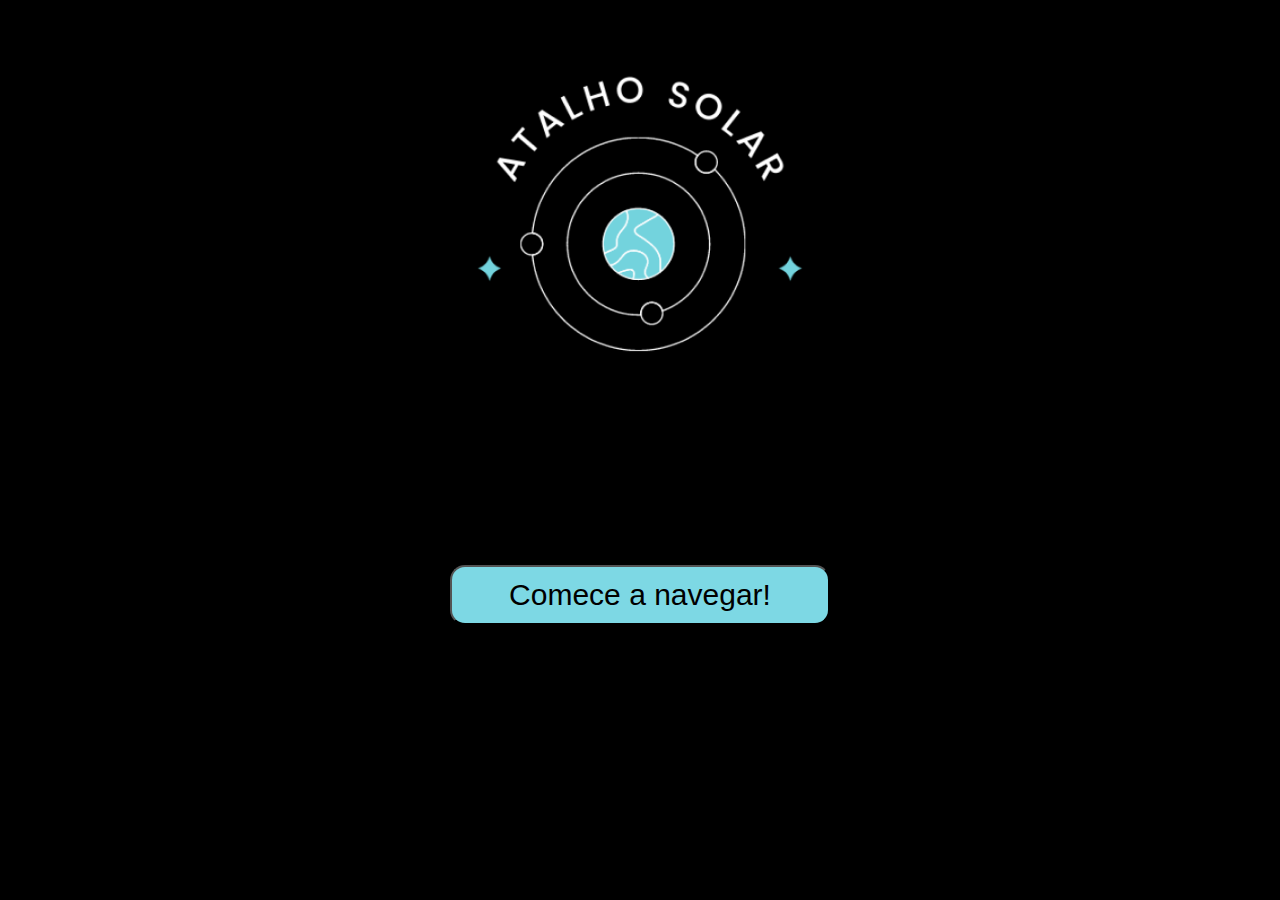
<file: index.html>
<!DOCTYPE html>
<html lang="pt-br">
<head>
    <meta charset="UTF-8">
    <meta http-equiv="X-UA-Compatible" content="IE=edge">
    <meta name="viewport" content="width=device-width, initial-scale=1.0">
    <link rel="stylesheet" href="/styles.css">
    <title>Atalho Solar</title>
</head>
<body>
    <main>
        <div class="logo">
            <img class="logo-img" src="/assets/logos/atalho_solar.png" alt="logo-atalho-solar">
        </div>
        <div class="button">
            <button id="index-button">Comece a navegar!</button>
        </div>
    </main>
    <script src="/script.js"></script>
</body>
</html>
</file>
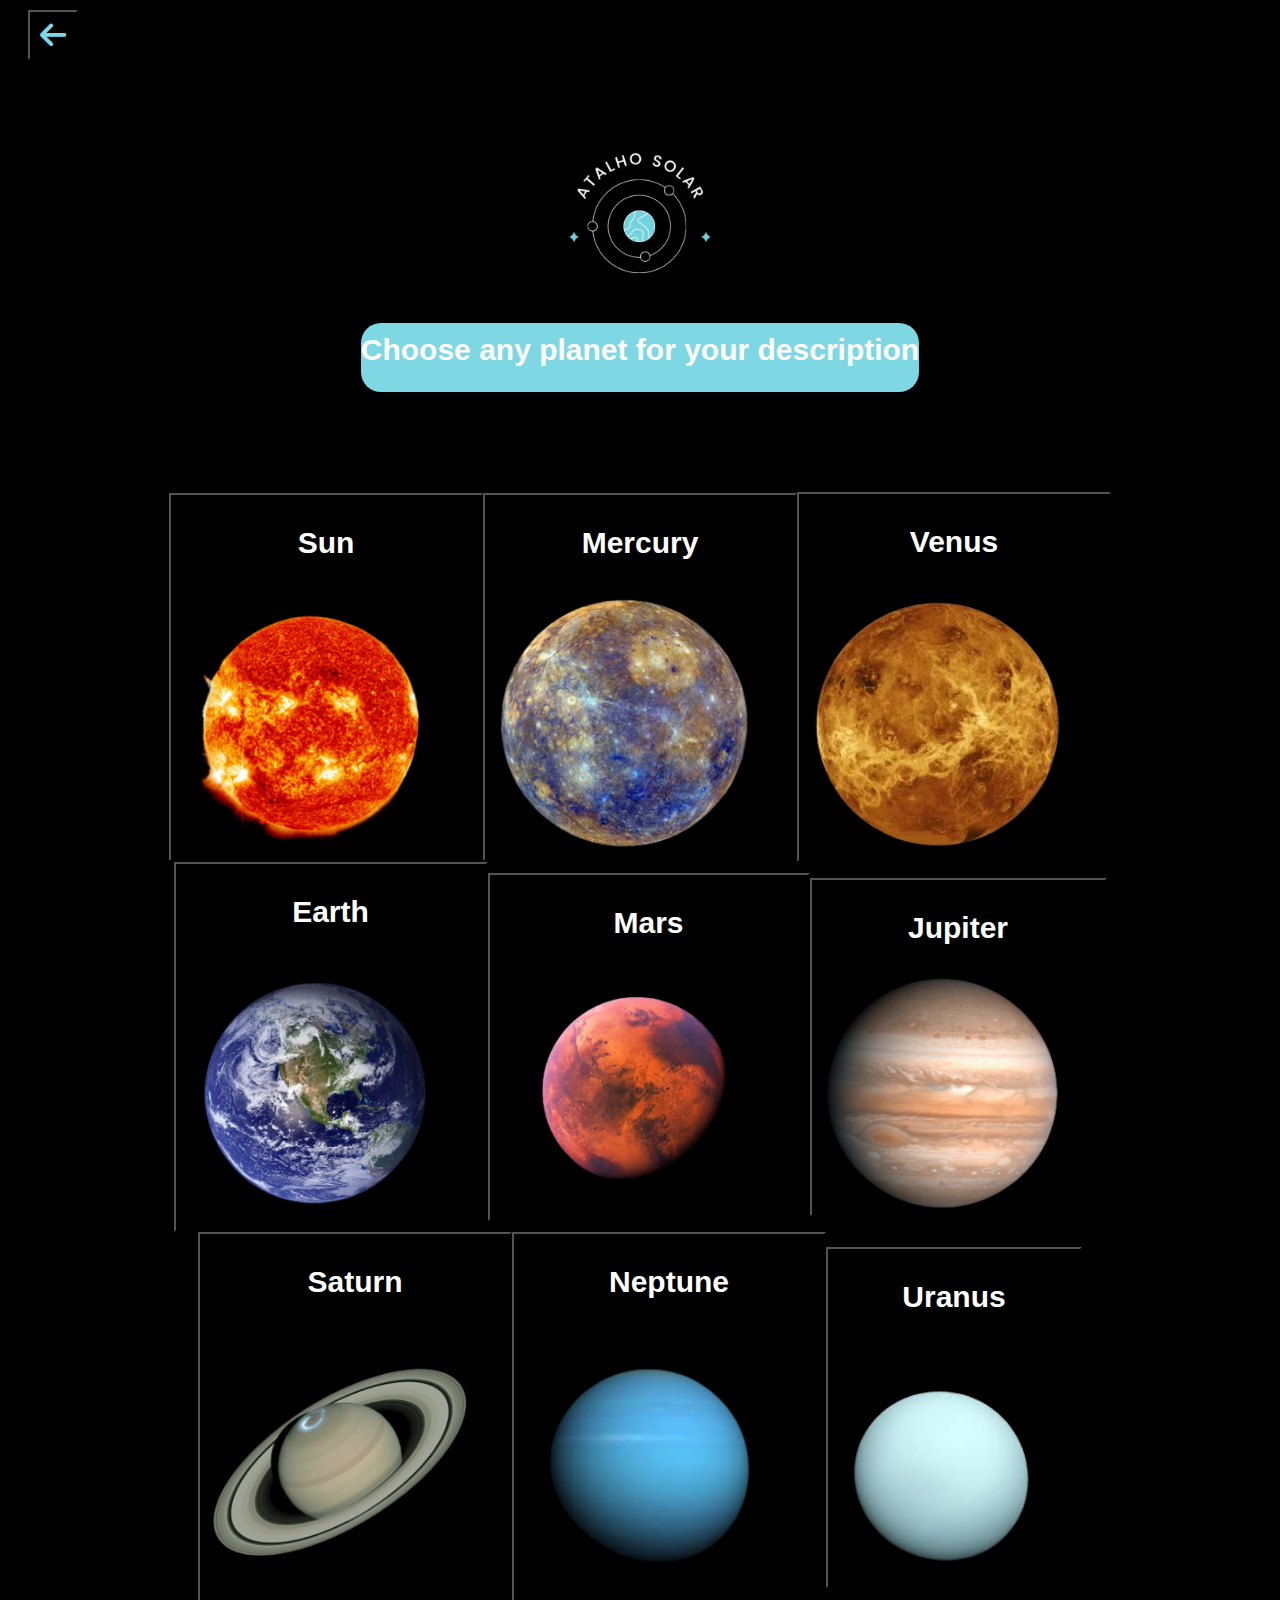
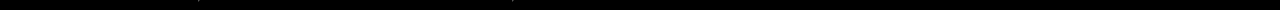
<file: pages/planets.html>
<!DOCTYPE html>
<html lang="pt-br">
<head>
    <meta charset="UTF-8">
    <meta http-equiv="X-UA-Compatible" content="IE=edge">
    <meta name="viewport" content="width=device-width, initial-scale=1.0">
    <link rel="stylesheet" href="https://cdnjs.cloudflare.com/ajax/libs/font-awesome/6.0.0/css/all.min.css">
    <link rel="stylesheet" href="/styles/planets.css">
    <link
            href="https://cdn.jsdelivr.net/npm/bootstrap@5.2.2/dist/css/bootstrap.min.css"
            rel="stylesheet"
            integrity="sha384-Zenh87qX5JnK2Jl0vWa8Ck2rdkQ2Bzep5IDxbcnCeuOxjzrPF/et3URy9Bv1WTRi"
            crossorigin="anonymous">
    <title>Planetas</title>
</head>
<body>
    <header>
        <div class="back-icon-container">
            <button class="button-icon" onclick="window.location.href='/index.html'">
                <i id="back-icon" class="fa-solid fa-arrow-left"></i>
            </button>
        </div>
    </header>
    <main>
        <div class="container-planets">
            <div class="logo">
                <img class="logo-img" src="/assets/logos/atalho_solar.png" alt="logo-atalho-solar">
            </div>
            <div class="teste">
                <div class="choose-planet-container">
                    <div class="choose-planet">
                        <h2>Choose any planet for your description</h2>
                    </div>
                </div>
            </div>
            <div class="planets">
                <div class="three-first">
                    <div class="sun">
                        <button id="sun" class="container-button-planet">
                            <h3>Sun</h3>
                            <img src="/assets/images/sun1.png" alt="sun">
                        </button>
                    </div>
                    <div class="mercury">
                        <button id="mercury" class="container-button-planet">
                            <h3>Mercury</h3>
                            <img src="/assets/images/mercury.png" alt="mercury">
                        </button>
                    </div>
                    <div class="venus">
                        <button id="venus" class="container-button-planet">
                            <h3>Venus</h3>
                            <img src="/assets/images/venus.png" alt="venus">
                        </button>
                    </div>
                </div>
                <div class="three-second">
                    <div class="earth">
                        <button id="earth" class="container-button-planet">
                            <h3>Earth</h3>
                            <img src="/assets/images/earth.png" alt="earth">
                        </button>
                    </div>
                    <div class="mars">
                        <button id="mars" class="container-button-planet">
                            <h3>Mars</h3>
                            <img src="/assets/images/mars.png" alt="mars">
                        </button>
                    </div>
                    <div class="jupiter">
                        <button id="jupiter" class="container-button-planet">
                            <h3>Jupiter</h3>
                            <img src="/assets/images/jupiter.png" alt="jupiter">
                        </button>
                    </div>
                </div>
                <div class="three-last">
                    <div class="saturn">
                        <button id="saturn" class="container-button-planet">
                            <h3>Saturn</h3>
                            <img src="/assets/images/saturn.png" alt="saturn">
                        </button>
                    </div>
                    <div class="neptune">
                        <button id="neptune" class="container-button-planet">
                            <h3>Neptune</h3>
                            <img src="/assets/images/neptune.png" alt="neptune">
                        </button>
                    </div>
                    <div class="uranus">
                        <button id="uranus" class="container-button-planet">
                            <h3 class="uranusNamePlanet">Uranus</h3>
                            <img src="/assets/images/uranus.png" alt="uranus">
                        </button>
                    </div>
                </div>
            </div>
        </div>
    </main>
    <script src="/scripts/planets.js"></script>
</body>
</html>
</file>
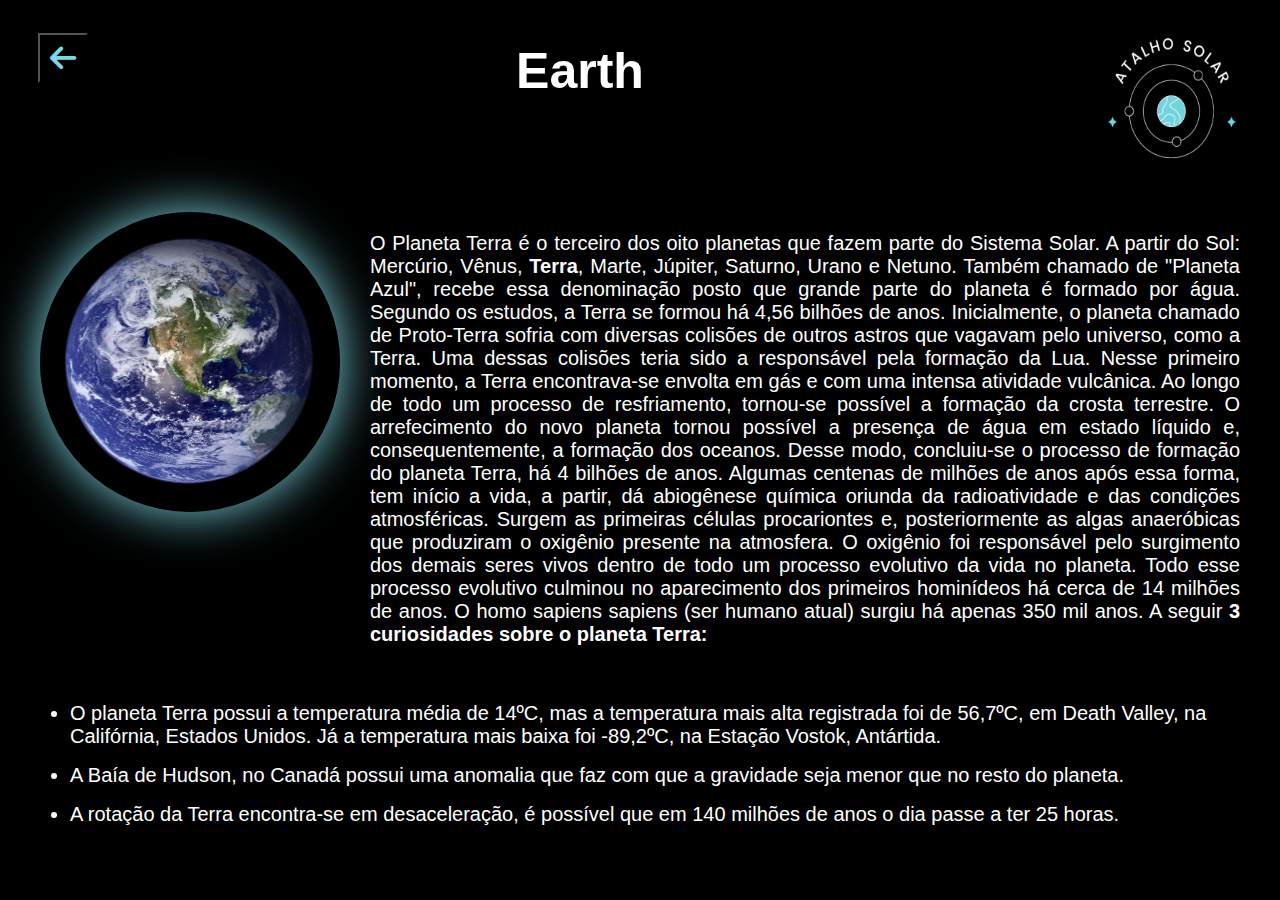
<file: pages/planets/earth.html>
<!DOCTYPE html>
<html lang="pt-br">
<head>
    <meta charset="UTF-8">
    <meta http-equiv="X-UA-Compatible" content="IE=edge">
    <meta name="viewport" content="width=device-width, initial-scale=1.0">
    <link rel="stylesheet" href="https://cdnjs.cloudflare.com/ajax/libs/font-awesome/6.0.0/css/all.min.css">
    <link rel="stylesheet" href="/styles/planets/global_style_planets.css">
    <title>Earth</title>
</head>
<body>
    <header>
        <div class="back-icon-container">
            <button class="button-icon" onclick="window.location.href='../../pages/planets.html'">
                <i id="back-icon" class="fa-solid fa-arrow-left"></i>
            </button>
        </div>
        <div class="title-container">
            <h1>Earth</h1>
        </div>
        <div class="logo-img">
            <img class="logo-planet=page" src="/assets/logos/atalho_solar.png" alt="Logo">
        </div>
    </header>
    <main>
        <div class="img-and-text">
            <div class="planet-img">
                <img src="/assets/images/earth.png" alt="sun-img">
            </div>
            <div class="planet-text">
                <p>O Planeta Terra é o terceiro dos oito planetas que fazem parte do Sistema Solar. A partir do Sol: Mercúrio, Vênus, <strong>Terra</strong>, Marte, Júpiter, Saturno, Urano e Netuno. Também chamado de "Planeta Azul", recebe essa denominação posto que grande parte do planeta é formado por água. Segundo os estudos, a Terra se formou há 4,56 bilhões de anos. Inicialmente, o planeta chamado de Proto-Terra sofria com diversas colisões de outros astros que vagavam pelo universo, como a Terra. Uma dessas colisões teria sido a responsável pela formação da Lua. Nesse primeiro momento, a Terra encontrava-se envolta em gás e com uma intensa atividade vulcânica. Ao longo de todo um processo de resfriamento, tornou-se possível a formação da crosta terrestre. O arrefecimento do novo planeta tornou possível a presença de água em estado líquido e, consequentemente, a formação dos oceanos. Desse modo, concluiu-se o processo de formação do planeta Terra, há 4 bilhões de anos. Algumas centenas de milhões de anos após essa forma, tem início a vida, a partir, dá abiogênese química oriunda da radioatividade e das condições atmosféricas. Surgem as primeiras células procariontes e, posteriormente as algas anaeróbicas que produziram o oxigênio presente na atmosfera. O oxigênio foi responsável pelo surgimento dos demais seres vivos dentro de todo um processo evolutivo da vida no planeta. Todo esse processo evolutivo culminou no aparecimento dos primeiros hominídeos há cerca de 14 milhões de anos. O homo sapiens sapiens (ser humano atual) surgiu há apenas 350 mil anos. A seguir <strong> 3 curiosidades sobre o planeta Terra:</strong>
                </p>
            </div>
        </div>
        <div class="topics">
            <div class="ul-list-topics">
                <ul>
                    <li>O planeta Terra possui a temperatura média de 14ºC, mas a temperatura mais alta registrada foi de 56,7ºC, em Death Valley, na Califórnia, Estados Unidos. Já a temperatura mais baixa foi -89,2ºC, na Estação Vostok, Antártida.
                    </li>
                    <li>A Baía de Hudson, no Canadá possui uma anomalia que faz com que a gravidade seja menor que no resto do planeta.</li>
                    <li> A rotação da Terra encontra-se em desaceleração, é possível que em 140 milhões de anos o dia passe a ter 25 horas.
                    </li>
                </ul>
            </div>
            <!-- <div class="last-paragraph">
                <p>Lorem ipsum dolor sit amet consectetur adipisicing elit. Recusandae, repellendus? Officiis odio neque et maiores sequi dolore, excepturi magni iusto eum atque! Facere ipsum ullam dolorem, tenetur omnis expedita aut! Lorem ipsum dolor sit, amet consectetur adipisicing elit. Quae, ratione dolorem dignissimos itaque possimus atque alias voluptate odio modi officia provident, veniam eius. Suscipit maxime sed a esse, culpa magnam.</p>
            </div> -->
        </div>
    </main>
</body>
</html>
</file>
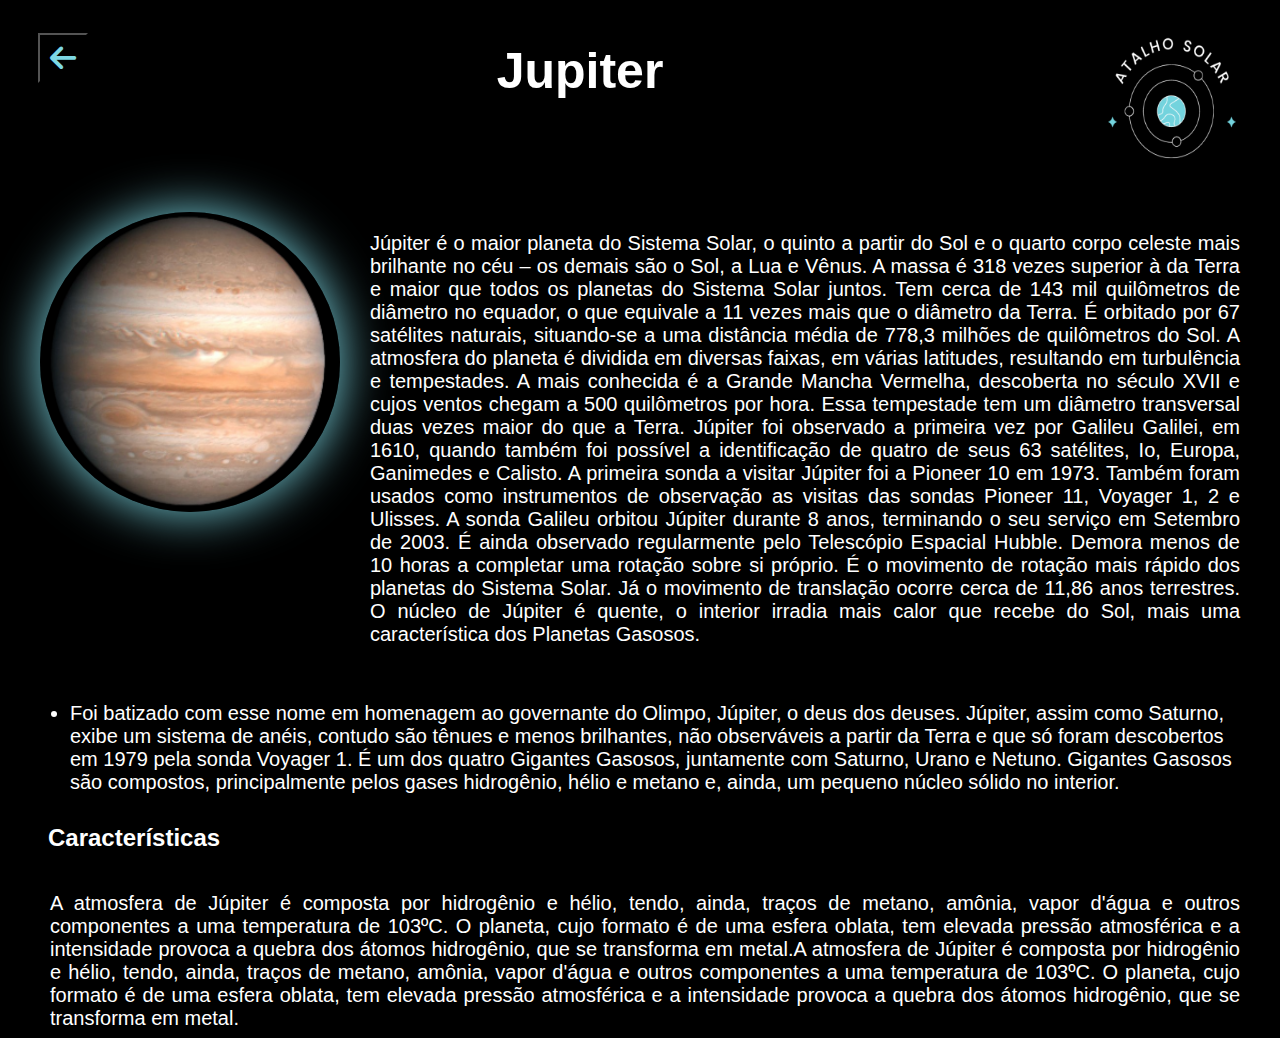
<file: pages/planets/jupiter.html>
<!DOCTYPE html>
<html lang="pt-br">
<head>
    <meta charset="UTF-8">
    <meta http-equiv="X-UA-Compatible" content="IE=edge">
    <meta name="viewport" content="width=device-width, initial-scale=1.0">
    <link rel="stylesheet" href="https://cdnjs.cloudflare.com/ajax/libs/font-awesome/6.0.0/css/all.min.css">
    <link rel="stylesheet" href="/styles/planets/global_style_planets.css">
    <title>Jupiter</title>
</head>
<body>
    <header>
        <div class="back-icon-container">
            <button class="button-icon" onclick="window.location.href='../../pages/planets.html'">
                <i id="back-icon" class="fa-solid fa-arrow-left"></i>
            </button>
        </div>
        <div class="title-container">
            <h1>Jupiter</h1>
        </div>
        <div class="logo-img">
            <img class="logo-planet=page" src="/assets/logos/atalho_solar.png" alt="Logo">
        </div>
    </header>
    <main>
        <div class="img-and-text">
            <div class="planet-img">
                <img src="/assets/images/jupiter.png" alt="sun-img">
            </div>
            <div class="planet-text">
                <p>Júpiter é o maior planeta do Sistema Solar, o quinto a partir do Sol e o quarto corpo celeste mais brilhante no céu – os demais são o Sol, a Lua e Vênus. A massa é 318 vezes superior à da Terra e maior que todos os planetas do Sistema Solar juntos. Tem cerca de 143 mil quilômetros de diâmetro no equador, o que equivale a 11 vezes mais que o diâmetro da Terra. É orbitado por 67 satélites naturais, situando-se a uma distância média de 778,3 milhões de quilômetros do Sol. A atmosfera do planeta é dividida em diversas faixas, em várias latitudes, resultando em turbulência e tempestades. A mais conhecida é a Grande Mancha Vermelha, descoberta no século XVII e cujos ventos chegam a 500 quilômetros por hora. Essa tempestade tem um diâmetro transversal duas vezes maior do que a Terra. Júpiter foi observado a primeira vez por Galileu Galilei, em 1610, quando também foi possível a identificação de quatro de seus 63 satélites, Io, Europa, Ganimedes e Calisto. A primeira sonda a visitar Júpiter foi a Pioneer 10 em 1973. Também foram usados como instrumentos de observação as visitas das sondas Pioneer 11, Voyager 1, 2 e Ulisses. A sonda Galileu orbitou Júpiter durante 8 anos, terminando o seu serviço em Setembro de 2003. É ainda observado regularmente pelo Telescópio Espacial Hubble. Demora menos de 10 horas a completar uma rotação sobre si próprio. É o movimento de rotação mais rápido dos planetas do Sistema Solar. Já o movimento de translação ocorre cerca de 11,86 anos terrestres. O núcleo de Júpiter é quente, o interior irradia mais calor que recebe do Sol, mais uma característica dos Planetas Gasosos.
                </p>
            </div>
        </div>
        <div class="topics">
            <div class="ul-list-topics">
                <ul>
                    <li>Foi batizado com esse nome em homenagem ao governante do Olimpo, Júpiter, o deus dos deuses. Júpiter, assim como Saturno, exibe um sistema de anéis, contudo são tênues e menos brilhantes, não observáveis a partir da Terra e que só foram descobertos em 1979 pela sonda Voyager 1. É um dos quatro Gigantes Gasosos, juntamente com Saturno, Urano e Netuno. Gigantes Gasosos são compostos, principalmente pelos gases hidrogênio, hélio e metano e, ainda, um pequeno núcleo sólido no interior.</li>
                    <!-- <li>Lorem ipsum dolor sit, amet consectetur adipisicing elit. Quisquam architecto exercitationem quae! Excepturi magnam facilis nemo suscipit magni voluptatum, aut veniam eligendi quisquam necessitatibus aspernatur fugit alias ipsam ipsa sed?</li>
                    <li>Lorem ipsum dolor sit amet consectetur adipisicing elit. Vel rem sunt quam minus laudantium vero voluptatem, a dolorum. Non porro quod laborum. Accusantium ratione illo porro tempore nesciunt, soluta ad.</li> -->
                </ul>
            </div>
            <div class="last-paragraph">
                <h2 style="color: white;">Características</h2>
                <p>A atmosfera de Júpiter é composta por hidrogênio e hélio, tendo, ainda, traços de metano, amônia, vapor d'água e outros componentes a uma temperatura de 103ºC. O planeta, cujo formato é de uma esfera oblata, tem elevada pressão atmosférica e a intensidade provoca a quebra dos átomos hidrogênio, que se transforma em metal.A atmosfera de Júpiter é composta por hidrogênio e hélio, tendo, ainda, traços de metano, amônia, vapor d'água e outros componentes a uma temperatura de 103ºC. O planeta, cujo formato é de uma esfera oblata, tem elevada pressão atmosférica e a intensidade provoca a quebra dos átomos hidrogênio, que se transforma em metal.</p>
            </div>
        </div>
    </main>
</body>
</html>
</file>
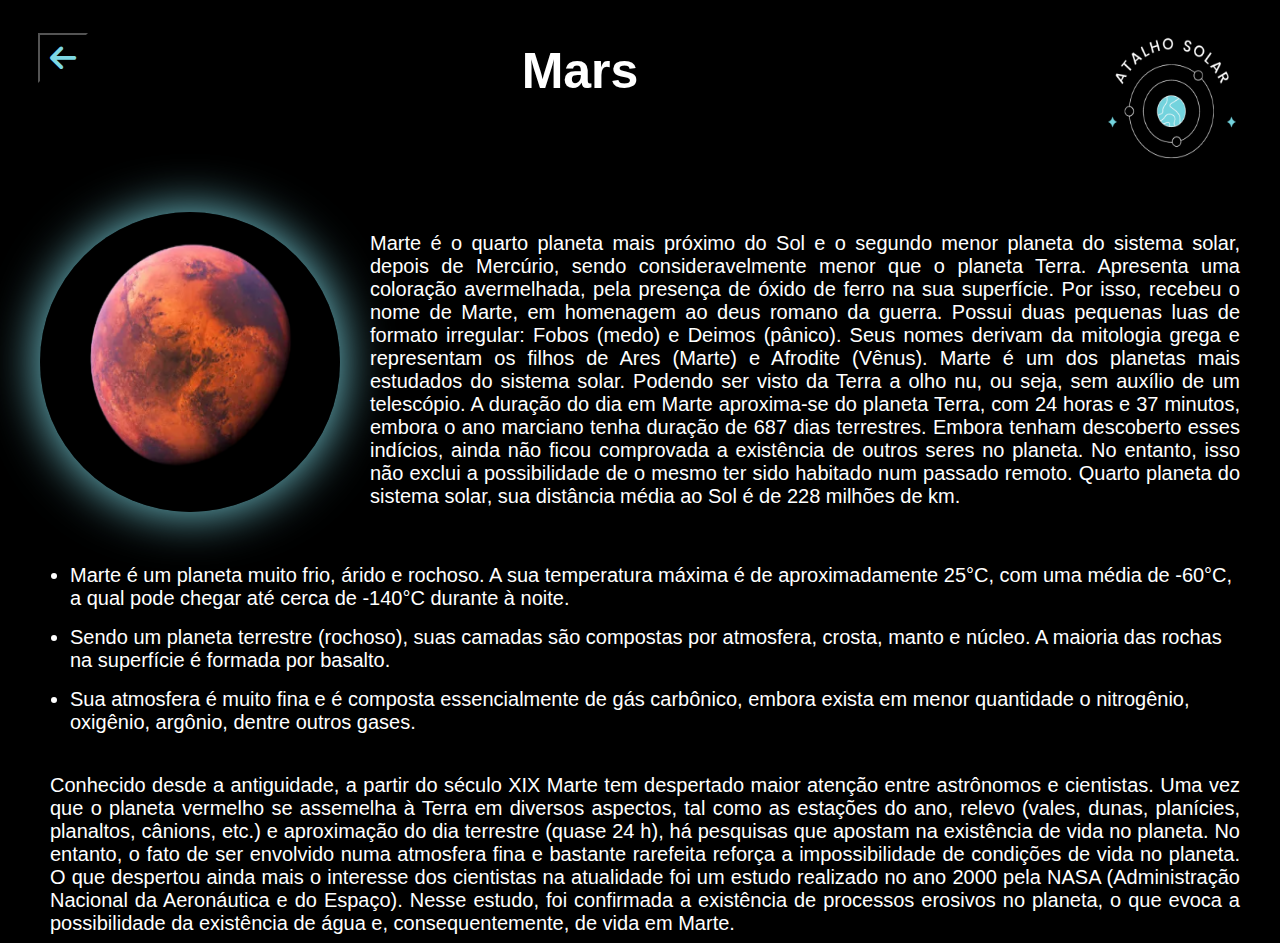
<file: pages/planets/mars.html>
<!DOCTYPE html>
<html lang="pt-br">
<head>
    <meta charset="UTF-8">
    <meta http-equiv="X-UA-Compatible" content="IE=edge">
    <meta name="viewport" content="width=device-width, initial-scale=1.0">
    <link rel="stylesheet" href="https://cdnjs.cloudflare.com/ajax/libs/font-awesome/6.0.0/css/all.min.css">
    <link rel="stylesheet" href="/styles/planets/global_style_planets.css">
    <title>Mars</title>
</head>
<body>
    <header>
        <div class="back-icon-container">
            <button class="button-icon" onclick="window.location.href='../../pages/planets.html'">
                <i id="back-icon" class="fa-solid fa-arrow-left"></i>
            </button>
        </div>
        <div class="title-container">
            <h1>Mars</h1>
        </div>
        <div class="logo-img">
            <img class="logo-planet=page" src="/assets/logos/atalho_solar.png" alt="Logo">
        </div>
    </header>
    <main>
        <div class="img-and-text">
            <div class="planet-img">
                <img src="/assets/images/mars.png" alt="sun-img">
            </div>
            <div class="planet-text">
                <p>Marte é o quarto planeta mais próximo do Sol e o segundo menor planeta do sistema solar, depois de Mercúrio, sendo consideravelmente menor que o planeta Terra. Apresenta uma coloração avermelhada, pela presença de óxido de ferro na sua superfície. Por isso, recebeu o nome de Marte, em homenagem ao deus romano da guerra. Possui duas pequenas luas de formato irregular: Fobos (medo) e Deimos (pânico). Seus nomes derivam da mitologia grega e representam os filhos de Ares (Marte) e Afrodite (Vênus). Marte é um dos planetas mais estudados do sistema solar. Podendo ser visto da Terra a olho nu, ou seja, sem auxílio de um telescópio. A duração do dia em Marte aproxima-se do planeta Terra, com 24 horas e 37 minutos, embora o ano marciano tenha duração de 687 dias terrestres. Embora tenham descoberto esses indícios, ainda não ficou comprovada a existência de outros seres no planeta. No entanto, isso não exclui a possibilidade de o mesmo ter sido habitado num passado remoto. Quarto planeta do sistema solar, sua distância média ao Sol é de 228 milhões de km.
                </p>
            </div>
        </div>
        <div class="topics">
            <div class="ul-list-topics">
                <ul>
                    <li>Marte é um planeta muito frio, árido e rochoso. A sua temperatura máxima é de aproximadamente 25°C, com uma média de -60°C, a qual pode chegar até cerca de -140°C durante à noite.
                    </li>
                    <li>Sendo um planeta terrestre (rochoso), suas camadas são compostas por atmosfera, crosta, manto e núcleo. A maioria das rochas na superfície é formada por basalto.
                    </li>
                    <li>Sua atmosfera é muito fina e é composta essencialmente de gás carbônico, embora exista em menor quantidade o nitrogênio, oxigênio, argônio, dentre outros gases.
                    </li>
                </ul>
            </div>
            <div class="last-paragraph">
                <p>Conhecido desde a antiguidade, a partir do século XIX Marte tem despertado maior atenção entre astrônomos e cientistas. Uma vez que o planeta vermelho se assemelha à Terra em diversos aspectos, tal como as estações do ano, relevo (vales, dunas, planícies, planaltos, cânions, etc.) e aproximação do dia terrestre (quase 24 h), há pesquisas que apostam na existência de vida no planeta. No entanto, o fato de ser envolvido numa atmosfera fina e bastante rarefeita reforça a impossibilidade de condições de vida no planeta. O que despertou ainda mais o interesse dos cientistas na atualidade foi um estudo realizado no ano 2000 pela NASA (Administração Nacional da Aeronáutica e do Espaço). Nesse estudo, foi confirmada a existência de processos erosivos no planeta, o que evoca a possibilidade da existência de água e, consequentemente, de vida em Marte.
                </p>
            </div>
        </div>
    </main>
</body>
</html>
</file>
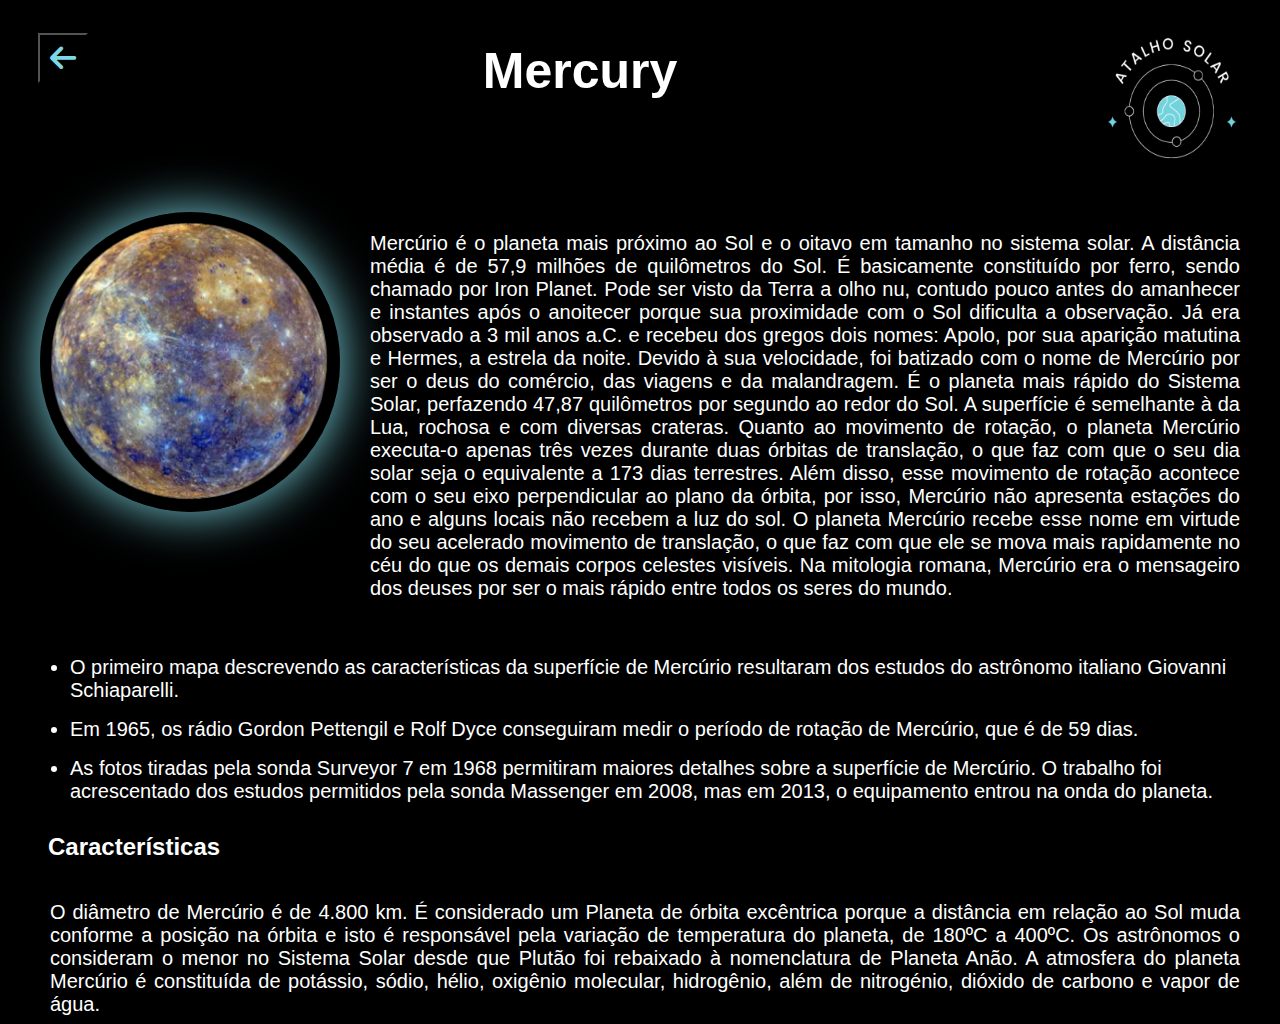
<file: pages/planets/mercury.html>
<!DOCTYPE html>
<html lang="pt-br">
<head>
    <meta charset="UTF-8">
    <meta http-equiv="X-UA-Compatible" content="IE=edge">
    <meta name="viewport" content="width=device-width, initial-scale=1.0">
    <link rel="stylesheet" href="https://cdnjs.cloudflare.com/ajax/libs/font-awesome/6.0.0/css/all.min.css">
    <link rel="stylesheet" href="/styles/planets/global_style_planets.css">
    <title>Mercury</title>
</head>
<body>
    <header>
        <div class="back-icon-container">
            <button class="button-icon" onclick="window.location.href='../../pages/planets.html'">
                <i id="back-icon" class="fa-solid fa-arrow-left"></i>
            </button>
        </div>
        <div class="title-container">
            <h1>Mercury</h1>
        </div>
        <div class="logo-img">
            <img class="logo-planet=page" src="/assets/logos/atalho_solar.png" alt="Logo">
        </div>
    </header>
    <main>
        <div class="img-and-text">
            <div class="planet-img">
                <img src="/assets/images/mercury.png" alt="sun-img">
            </div>
            <div class="planet-text">
                <p>Mercúrio é o planeta mais próximo ao Sol e o oitavo em tamanho no sistema solar. A distância média é de 57,9 milhões de quilômetros do Sol. É basicamente constituído por ferro, sendo chamado por Iron Planet. Pode ser visto da Terra a olho nu, contudo pouco antes do amanhecer e instantes após o anoitecer porque sua proximidade com o Sol dificulta a observação. Já era observado a 3 mil anos a.C. e recebeu dos gregos dois nomes: Apolo, por sua aparição matutina e Hermes, a estrela da noite. Devido à sua velocidade, foi batizado com o nome de Mercúrio por ser o deus do comércio, das viagens e da malandragem. É o planeta mais rápido do Sistema Solar, perfazendo 47,87 quilômetros por segundo ao redor do Sol. A superfície é semelhante à da Lua, rochosa e com diversas crateras. Quanto ao movimento de rotação, o planeta Mercúrio executa-o apenas três vezes durante duas órbitas de translação, o que faz com que o seu dia solar seja o equivalente a 173 dias terrestres. Além disso, esse movimento de rotação acontece com o seu eixo perpendicular ao plano da órbita, por isso, Mercúrio não apresenta estações do ano e alguns locais não recebem a luz do sol. O planeta Mercúrio recebe esse nome em virtude do seu acelerado movimento de translação, o que faz com que ele se mova mais rapidamente no céu do que os demais corpos celestes visíveis. Na mitologia romana, Mercúrio era o mensageiro dos deuses por ser o mais rápido entre todos os seres do mundo.
                </p>
            </div>
        </div>
        <div class="topics">
            <div class="ul-list-topics">
                <ul>
                    <li>O primeiro mapa descrevendo as características da superfície de Mercúrio resultaram dos estudos do astrônomo italiano Giovanni Schiaparelli.
                    </li>
                    <li>Em 1965, os rádio Gordon Pettengil e Rolf Dyce conseguiram medir o período de rotação de Mercúrio, que é de 59 dias.
                    </li>
                    <li>As fotos tiradas pela sonda Surveyor 7 em 1968 permitiram maiores detalhes sobre a superfície de Mercúrio. O trabalho foi acrescentado dos estudos permitidos pela sonda Massenger em 2008, mas em 2013, o equipamento entrou na onda do planeta.</li>                   
                </ul>
            </div>
            <h2 style="color: white;">Características</h2>
            <div class="last-paragraph">
                <p>O diâmetro de Mercúrio é de 4.800 km. É considerado um Planeta de órbita excêntrica porque a distância em relação ao Sol muda conforme a posição na órbita e isto é responsável pela variação de temperatura do planeta, de 180ºC a 400ºC. Os astrônomos o consideram o menor no Sistema Solar desde que Plutão foi rebaixado à nomenclatura de Planeta Anão. A atmosfera do planeta Mercúrio é constituída de potássio, sódio, hélio, oxigênio molecular, hidrogênio, além de nitrogénio, dióxido de carbono e vapor de água.
                </p>
            </div>
        </div>
    </main>
</body>
</html>
</file>
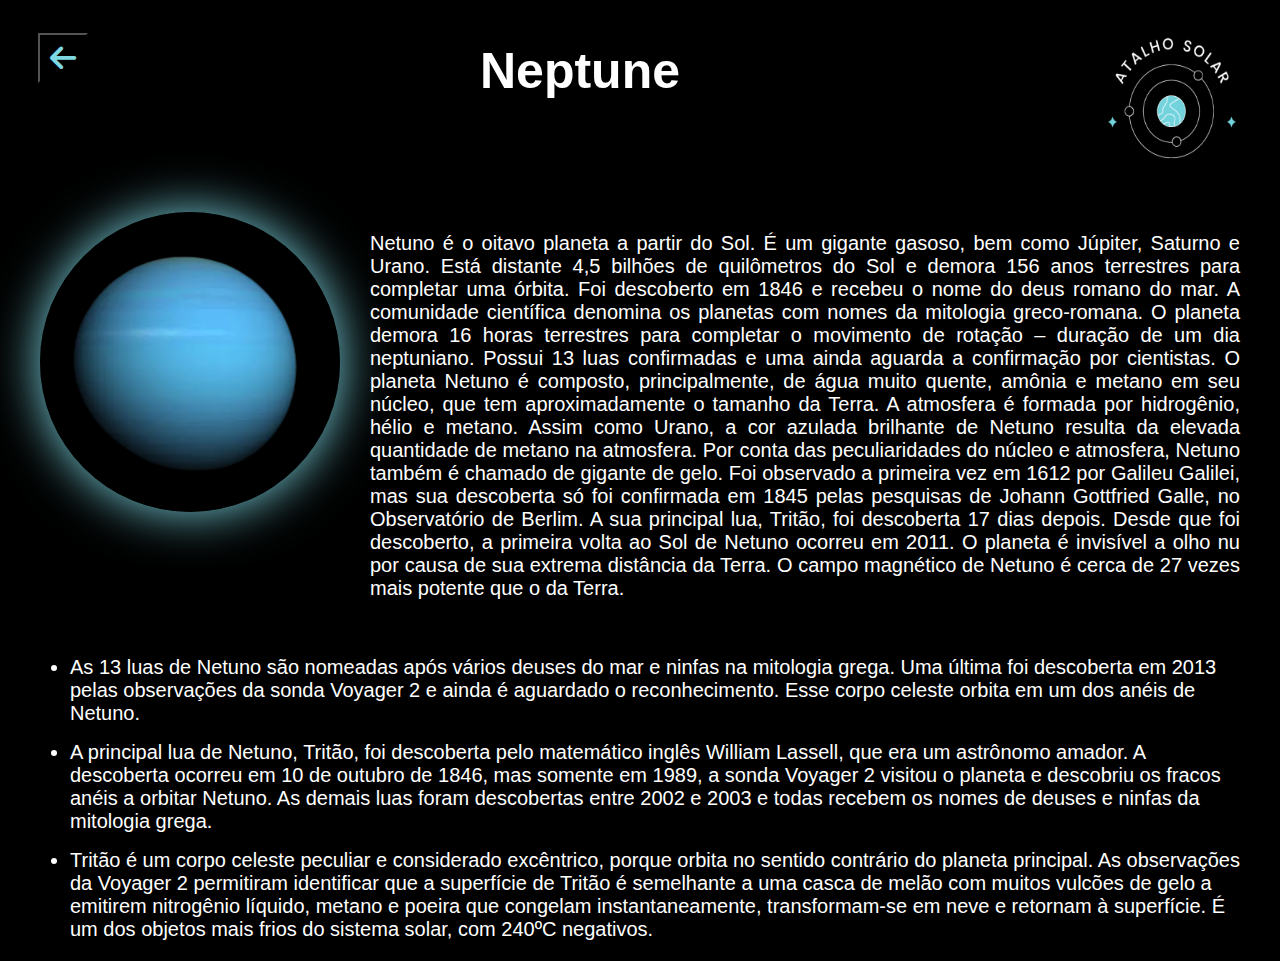
<file: pages/planets/neptune.html>
<!DOCTYPE html>
<html lang="pt-br">
<head>
    <meta charset="UTF-8">
    <meta http-equiv="X-UA-Compatible" content="IE=edge">
    <meta name="viewport" content="width=device-width, initial-scale=1.0">
    <link rel="stylesheet" href="https://cdnjs.cloudflare.com/ajax/libs/font-awesome/6.0.0/css/all.min.css">
    <link rel="stylesheet" href="/styles/planets/global_style_planets.css">
    <title>Neptune</title>
</head>
<body>
    <header>
        <div class="back-icon-container">
            <button class="button-icon" onclick="window.location.href='../../pages/planets.html'">
                <i id="back-icon" class="fa-solid fa-arrow-left"></i>
            </button>
        </div>
        <div class="title-container">
            <h1>Neptune</h1>
        </div>
        <div class="logo-img">
            <img class="logo-planet=page" src="/assets/logos/atalho_solar.png" alt="Logo">
        </div>
    </header>
    <main>
        <div class="img-and-text">
            <div class="planet-img">
                <img src="/assets/images/neptune.png" alt="sun-img">
            </div>
            <div class="planet-text">
                <p>Netuno é o oitavo planeta a partir do Sol. É um gigante gasoso, bem como Júpiter, Saturno e Urano. Está distante 4,5 bilhões de quilômetros do Sol e demora 156 anos terrestres para completar uma órbita. Foi descoberto em 1846 e recebeu o nome do deus romano do mar. A comunidade científica denomina os planetas com nomes da mitologia greco-romana. O planeta demora 16 horas terrestres para completar o movimento de rotação – duração de um dia neptuniano. Possui 13 luas confirmadas e uma ainda aguarda a confirmação por cientistas. O planeta Netuno é composto, principalmente, de água muito quente, amônia e metano em seu núcleo, que tem aproximadamente o tamanho da Terra. A atmosfera é formada por hidrogênio, hélio e metano. Assim como Urano, a cor azulada brilhante de Netuno resulta da elevada quantidade de metano na atmosfera. Por conta das peculiaridades do núcleo e atmosfera, Netuno também é chamado de gigante de gelo. Foi observado a primeira vez em 1612 por Galileu Galilei, mas sua descoberta só foi confirmada em 1845 pelas pesquisas de Johann Gottfried Galle, no Observatório de Berlim. A sua principal lua, Tritão, foi descoberta 17 dias depois. Desde que foi descoberto, a primeira volta ao Sol de Netuno ocorreu em 2011. O planeta é invisível a olho nu por causa de sua extrema distância da Terra. O campo magnético de Netuno é cerca de 27 vezes mais potente que o da Terra.</p>
            </div>
        </div>
        <div class="topics">
            <div class="ul-list-topics">
                <ul>
                    <li>As 13 luas de Netuno são nomeadas após vários deuses do mar e ninfas na mitologia grega. Uma última foi descoberta em 2013 pelas observações da sonda Voyager 2 e ainda é aguardado o reconhecimento. Esse corpo celeste orbita em um dos anéis de Netuno.</li>
                    <li>A principal lua de Netuno, Tritão, foi descoberta pelo matemático inglês William Lassell, que era um astrônomo amador. A descoberta ocorreu em 10 de outubro de 1846, mas somente em 1989, a sonda Voyager 2 visitou o planeta e descobriu os fracos anéis a orbitar Netuno. As demais luas foram descobertas entre 2002 e 2003 e todas recebem os nomes de deuses e ninfas da mitologia grega.
                    </li>
                    <li>Tritão é um corpo celeste peculiar e considerado excêntrico, porque orbita no sentido contrário do planeta principal. As observações da Voyager 2 permitiram identificar que a superfície de Tritão é semelhante a uma casca de melão com muitos vulcões de gelo a emitirem nitrogênio líquido, metano e poeira que congelam instantaneamente, transformam-se em neve e retornam à superfície. É um dos objetos mais frios do sistema solar, com 240ºC negativos.</li>
                </ul>
            </div>
            <!-- <div class="last-paragraph">
                <p>Lorem ipsum dolor sit amet consectetur adipisicing elit. Recusandae, repellendus? Officiis odio neque et maiores sequi dolore, excepturi magni iusto eum atque! Facere ipsum ullam dolorem, tenetur omnis expedita aut! Lorem ipsum dolor sit, amet consectetur adipisicing elit. Quae, ratione dolorem dignissimos itaque possimus atque alias voluptate odio modi officia provident, veniam eius. Suscipit maxime sed a esse, culpa magnam.</p>
            </div> -->
        </div>
    </main>
</body>
</html>
</file>
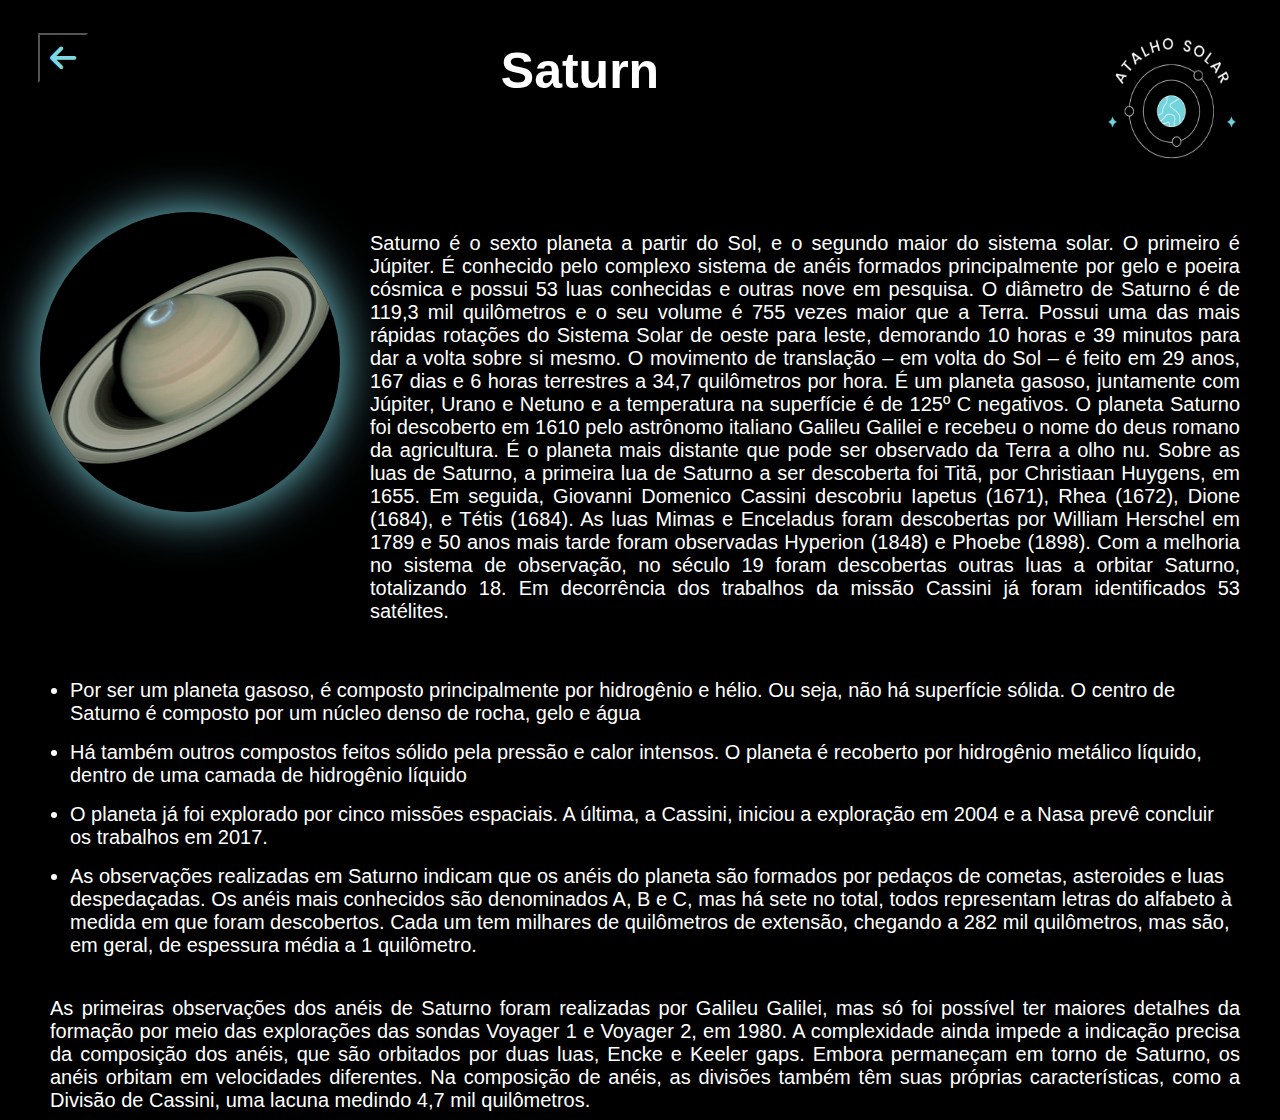
<file: pages/planets/saturn.html>
<!DOCTYPE html>
<html lang="pt-br">
<head>
    <meta charset="UTF-8">
    <meta http-equiv="X-UA-Compatible" content="IE=edge">
    <meta name="viewport" content="width=device-width, initial-scale=1.0">
    <link rel="stylesheet" href="https://cdnjs.cloudflare.com/ajax/libs/font-awesome/6.0.0/css/all.min.css">
    <link rel="stylesheet" href="/styles/planets/global_style_planets.css">
    <title>Saturn</title>
</head>
<body>
    <header>
        <div class="back-icon-container">
            <button class="button-icon" onclick="window.location.href='../../pages/planets.html'">
                <i id="back-icon" class="fa-solid fa-arrow-left"></i>
            </button>
        </div>
        <div class="title-container">
            <h1>Saturn</h1>
        </div>
        <div class="logo-img">
            <img class="logo-planet=page" src="/assets/logos/atalho_solar.png" alt="Logo">
        </div>
    </header>
    <main>
        <div class="img-and-text">
            <div class="planet-img">
                <img src="/assets/images/saturn.png" alt="sun-img">
            </div>
            <div class="planet-text">
                <p>Saturno é o sexto planeta a partir do Sol, e o segundo maior do sistema solar. O primeiro é Júpiter. É conhecido pelo complexo sistema de anéis formados principalmente por gelo e poeira cósmica e possui 53 luas conhecidas e outras nove em pesquisa. O diâmetro de Saturno é de 119,3 mil quilômetros e o seu volume é 755 vezes maior que a Terra. Possui uma das mais rápidas rotações do Sistema Solar de oeste para leste, demorando 10 horas e 39 minutos para dar a volta sobre si mesmo. O movimento de translação – em volta do Sol – é feito em 29 anos, 167 dias e 6 horas terrestres a 34,7 quilômetros por hora. É um planeta gasoso, juntamente com Júpiter, Urano e Netuno e a temperatura na superfície é de 125º C negativos. O planeta Saturno foi descoberto em 1610 pelo astrônomo italiano Galileu Galilei e recebeu o nome do deus romano da agricultura. É o planeta mais distante que pode ser observado da Terra a olho nu. Sobre as luas de Saturno, a primeira lua de Saturno a ser descoberta foi Titã, por Christiaan Huygens, em 1655. Em seguida, Giovanni Domenico Cassini descobriu Iapetus (1671), Rhea (1672), Dione (1684), e Tétis (1684). As luas Mimas e Enceladus foram descobertas por William Herschel em 1789 e 50 anos mais tarde foram observadas Hyperion (1848) e Phoebe (1898). Com a melhoria no sistema de observação, no século 19 foram descobertas outras luas a orbitar Saturno, totalizando 18. Em decorrência dos trabalhos da missão Cassini já foram identificados 53 satélites.</p>
            </div>
        </div>
        <div class="topics">
            <div class="ul-list-topics">
                <ul>
                    <li>Por ser um planeta gasoso, é composto principalmente por hidrogênio e hélio. Ou seja, não há superfície sólida. O centro de Saturno é composto por um núcleo denso de rocha, gelo e água</li>
                    <li>Há também outros compostos feitos sólido pela pressão e calor intensos. O planeta é recoberto por hidrogênio metálico líquido, dentro de uma camada de hidrogênio líquido
                    </li>
                    <li>O planeta já foi explorado por cinco missões espaciais. A última, a Cassini, iniciou a exploração em 2004 e a Nasa prevê concluir os trabalhos em 2017.
                    </li>
                    <li>As observações realizadas em Saturno indicam que os anéis do planeta são formados por pedaços de cometas, asteroides e luas despedaçadas. Os anéis mais conhecidos são denominados A, B e C, mas há sete no total, todos representam letras do alfabeto à medida em que foram descobertos. Cada um tem milhares de quilômetros de extensão, chegando a 282 mil quilômetros, mas são, em geral, de espessura média a 1 quilômetro.
                    </li>
                </ul>
            </div>
            <div class="last-paragraph">
                <p>As primeiras observações dos anéis de Saturno foram realizadas por Galileu Galilei, mas só foi possível ter maiores detalhes da formação por meio das explorações das sondas Voyager 1 e Voyager 2, em 1980. A complexidade ainda impede a indicação precisa da composição dos anéis, que são orbitados por duas luas, Encke e Keeler gaps. Embora permaneçam em torno de Saturno, os anéis orbitam em velocidades diferentes. Na composição de anéis, as divisões também têm suas próprias características, como a Divisão de Cassini, uma lacuna medindo 4,7 mil quilômetros.</p>
            </div>
        </div>
    </main>
</body>
</html>
</file>
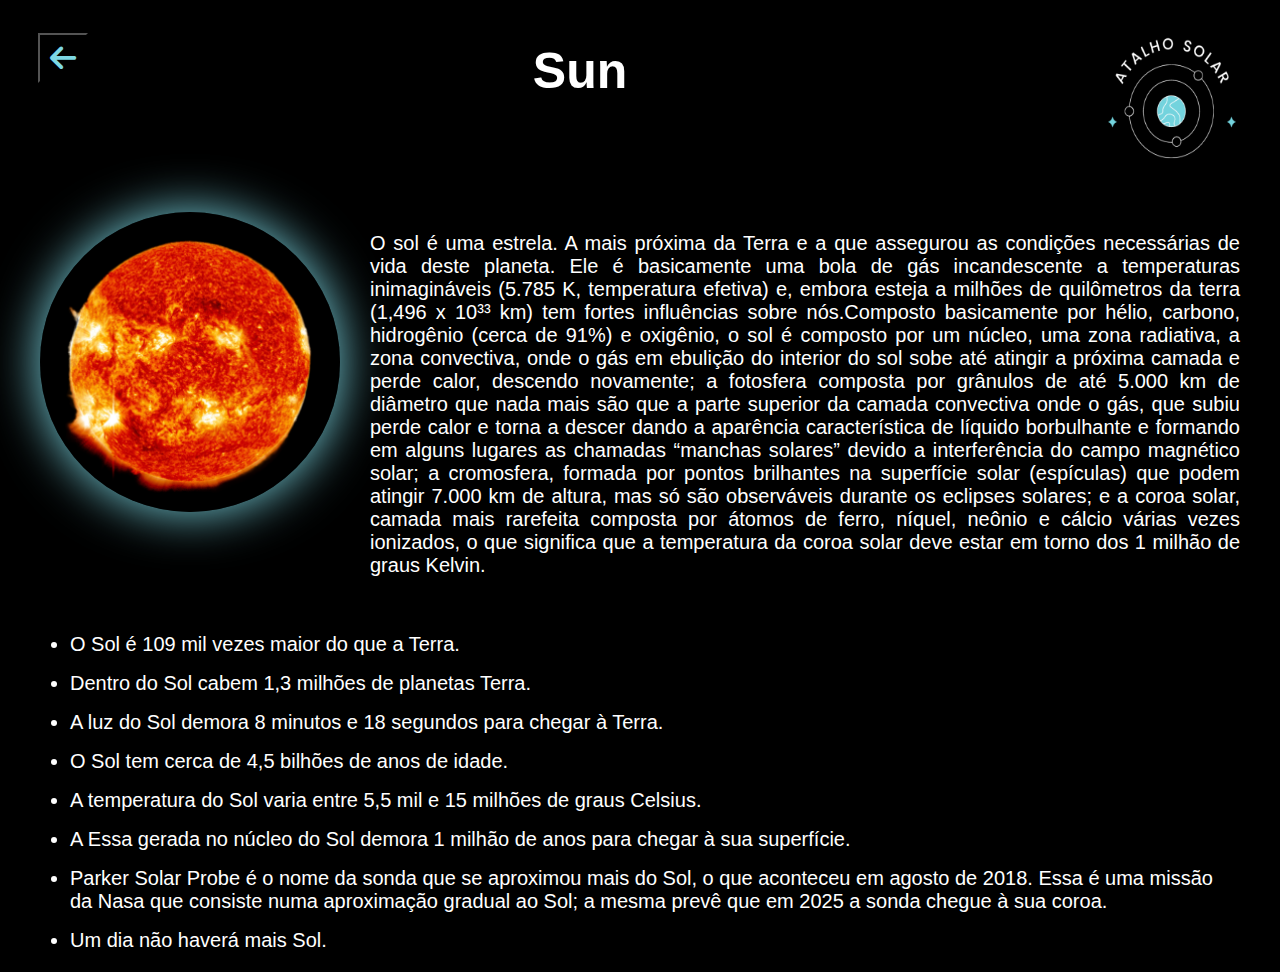
<file: pages/planets/sun.html>
<!DOCTYPE html>
<html lang="pt-br">
<head>
    <meta charset="UTF-8">
    <meta http-equiv="X-UA-Compatible" content="IE=edge">
    <meta name="viewport" content="width=device-width, initial-scale=1.0">
    <link rel="stylesheet" href="https://cdnjs.cloudflare.com/ajax/libs/font-awesome/6.0.0/css/all.min.css">
    <link rel="stylesheet" href="/styles/planets/global_style_planets.css">
    <title>Sun</title>
</head>
<body>
    <header>
        <div class="back-icon-container">
            <button class="button-icon" onclick="window.location.href='../../pages/planets.html'">
                <i id="back-icon" class="fa-solid fa-arrow-left"></i>
            </button>
        </div>
        <div class="title-container">
            <h1>Sun</h1>
        </div>
        <div class="logo-img">
            <img class="logo-planet=page" src="/assets/logos/atalho_solar.png" alt="Logo">
        </div>
    </header>
    <main>
        <div class="img-and-text">
            <div class="planet-img">
                <img src="/assets/images/sun1.png" alt="sun-img">
            </div>
            <div class="planet-text">
                <p>O sol é uma estrela. A mais próxima da Terra e a que assegurou as condições necessárias de vida deste planeta.
                    Ele é basicamente uma bola de gás incandescente a temperaturas inimagináveis (5.785 K, temperatura efetiva) e, embora esteja a milhões de quilômetros da terra 
                   (1,496 x 10³³ km) tem fortes influências sobre nós.Composto basicamente por hélio, carbono, hidrogênio (cerca de 91%) e oxigênio, o sol é composto por um núcleo, uma zona radiativa, a zona convectiva, onde o gás em ebulição do interior do sol sobe até atingir a próxima camada e perde calor, descendo novamente; a fotosfera composta por grânulos de até 5.000 km de diâmetro que nada mais são que a parte superior da camada convectiva onde o gás, que subiu perde calor e torna a descer dando a aparência característica de líquido borbulhante e formando em alguns lugares as chamadas “manchas solares” devido a interferência do campo magnético solar; a cromosfera, formada por pontos brilhantes na superfície solar (espículas) que podem atingir 7.000 km de altura, mas só são observáveis durante os eclipses solares; e a coroa solar, camada mais rarefeita composta por átomos de ferro, níquel, neônio e cálcio várias vezes ionizados, o que significa que a temperatura da coroa solar deve estar em torno dos 1 milhão de graus Kelvin.</p>
            </div>
        </div>
        <div class="topics">
            <div class="ul-list-topics">
                <ul>
                    <li>O Sol é 109 mil vezes maior do que a Terra.</li>
                    <li>Dentro do Sol cabem 1,3 milhões de planetas Terra.
                    </li>
                    <li>A luz do Sol demora 8 minutos e 18 segundos para chegar à Terra.
                    </li>
                    <li>O Sol tem cerca de 4,5 bilhões de anos de idade.
                    </li>
                    <li>A temperatura do Sol varia entre 5,5 mil e 15 milhões de graus Celsius.
                    </li>
                    <li>A Essa gerada no núcleo do Sol demora 1 milhão de anos para chegar à sua superfície.</li>
                    <li>Parker Solar Probe é o nome da sonda que se aproximou mais do Sol, o que aconteceu em agosto de 2018. Essa é uma missão da Nasa que consiste numa aproximação gradual ao Sol; a mesma prevê que em 2025 a sonda chegue à sua coroa.
                    </li>
                    <li>Um dia não haverá mais Sol.</li>
                </ul>
            </div>
            <!-- <div class="last-paragraph">
                <p>Lorem ipsum dolor sit amet consectetur adipisicing elit. Recusandae, repellendus? Officiis odio neque et maiores sequi dolore, excepturi magni iusto eum atque! Facere ipsum ullam dolorem, tenetur omnis expedita aut! Lorem ipsum dolor sit, amet consectetur adipisicing elit. Quae, ratione dolorem dignissimos itaque possimus atque alias voluptate odio modi officia provident, veniam eius. Suscipit maxime sed a esse, culpa magnam.</p>
            </div> -->
        </div>
    </main>
</body>
</html>
</file>
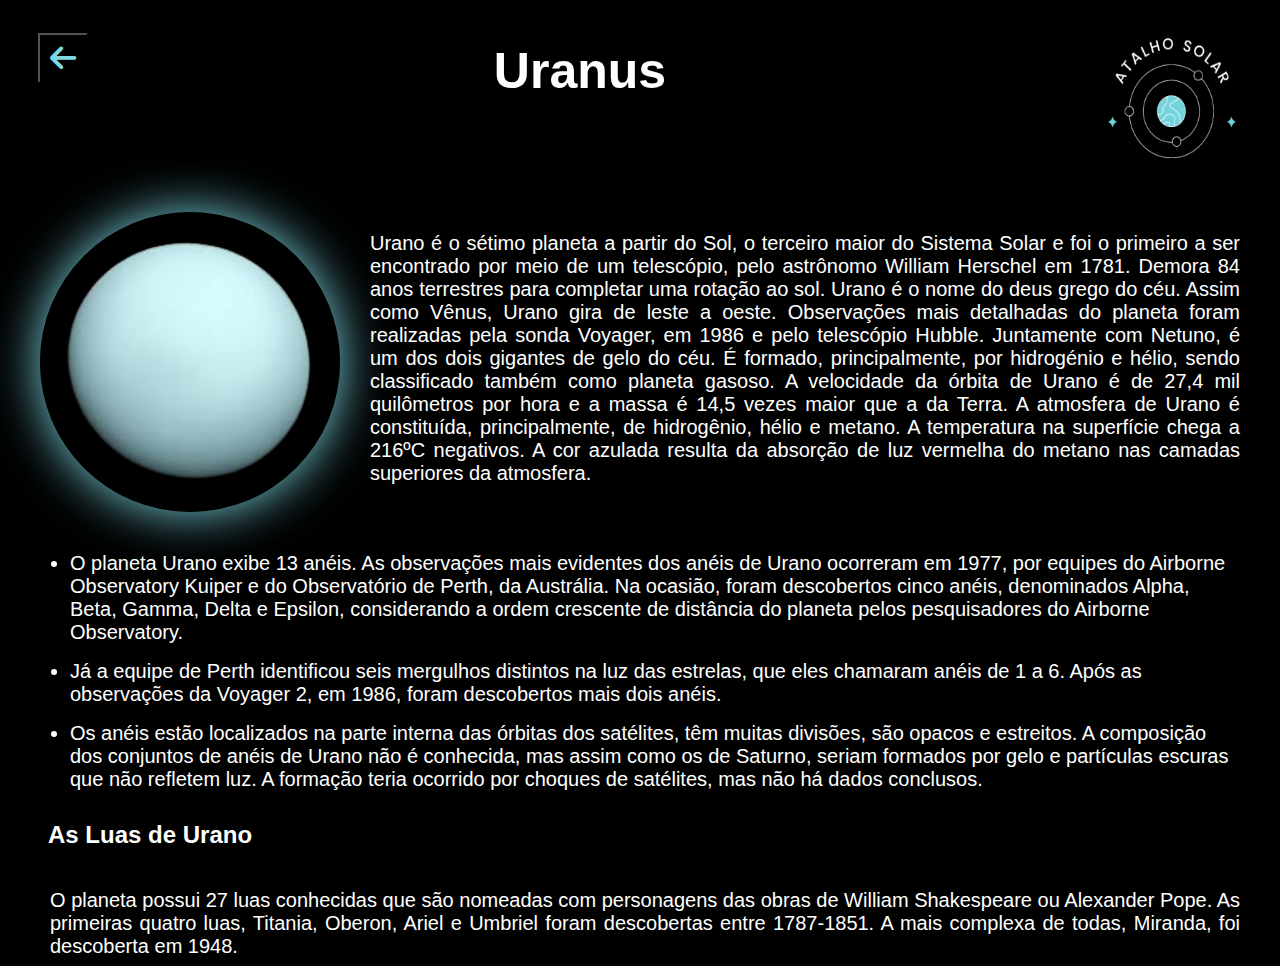
<file: pages/planets/uranus.html>
<!DOCTYPE html>
<html lang="pt-br">
<head>
    <meta charset="UTF-8">
    <meta http-equiv="X-UA-Compatible" content="IE=edge">
    <meta name="viewport" content="width=device-width, initial-scale=1.0">
    <link rel="stylesheet" href="https://cdnjs.cloudflare.com/ajax/libs/font-awesome/6.0.0/css/all.min.css">
    <link rel="stylesheet" href="/styles/planets/global_style_planets.css">
    <title>Uranus</title>
</head>
<body>
    <header>
        <div class="back-icon-container">
            <button class="button-icon" onclick="window.location.href='../../pages/planets.html'">
                <i id="back-icon" class="fa-solid fa-arrow-left"></i>
            </button>
        </div>
        <div class="title-container">
            <h1>Uranus</h1>
        </div>
        <div class="logo-img">
            <img class="logo-planet=page" src="/assets/logos/atalho_solar.png" alt="Logo">
        </div>
    </header>
    <main>
        <div class="img-and-text">
            <div class="planet-img">
                <img src="/assets/images/uranus.png" alt="sun-img">
            </div>
            <div class="planet-text">
                <p>Urano é o sétimo planeta a partir do Sol, o terceiro maior do Sistema Solar e foi o primeiro a ser encontrado por meio de um telescópio, pelo astrônomo William Herschel em 1781. Demora 84 anos terrestres para completar uma rotação ao sol. Urano é o nome do deus grego do céu. Assim como Vênus, Urano gira de leste a oeste. Observações mais detalhadas do planeta foram realizadas pela sonda Voyager, em 1986 e pelo telescópio Hubble. Juntamente com Netuno, é um dos dois gigantes de gelo do céu. É formado, principalmente, por hidrogénio e hélio, sendo classificado também como planeta gasoso. A velocidade da órbita de Urano é de 27,4 mil quilômetros por hora e a massa é 14,5 vezes maior que a da Terra. A atmosfera de Urano é constituída, principalmente, de hidrogênio, hélio e metano. A temperatura na superfície chega a 216ºC negativos. A cor azulada resulta da absorção de luz vermelha do metano nas camadas superiores da atmosfera.</p>
            </div>
        </div>
        <div class="topics">
            <div class="ul-list-topics">
                <ul>
                    <li>O planeta Urano exibe 13 anéis. As observações mais evidentes dos anéis de Urano ocorreram em 1977, por equipes do Airborne Observatory Kuiper e do Observatório de Perth, da Austrália. Na ocasião, foram descobertos cinco anéis, denominados Alpha, Beta, Gamma, Delta e Epsilon, considerando a ordem crescente de distância do planeta pelos pesquisadores do Airborne Observatory.
                    </li>
                    <li>Já a equipe de Perth identificou seis mergulhos distintos na luz das estrelas, que eles chamaram anéis de 1 a 6. Após as observações da Voyager 2, em 1986, foram descobertos mais dois anéis.
                    </li>
                    <li>Os anéis estão localizados na parte interna das órbitas dos satélites, têm muitas divisões, são opacos e estreitos. A composição dos conjuntos de anéis de Urano não é conhecida, mas assim como os de Saturno, seriam formados por gelo e partículas escuras que não refletem luz. A formação teria ocorrido por choques de satélites, mas não há dados conclusos.</li>
                </ul>
            </div>
            <h2 style="color: white;">As Luas de Urano</h2>
            <div class="last-paragraph">
                <p>O planeta possui 27 luas conhecidas que são nomeadas com personagens das obras de William Shakespeare ou Alexander Pope. As primeiras quatro luas, Titania, Oberon, Ariel e Umbriel foram descobertas entre 1787-1851. A mais complexa de todas, Miranda, foi descoberta em 1948.</p>
            </div>
        </div>
    </main>
</body>
</html>
</file>
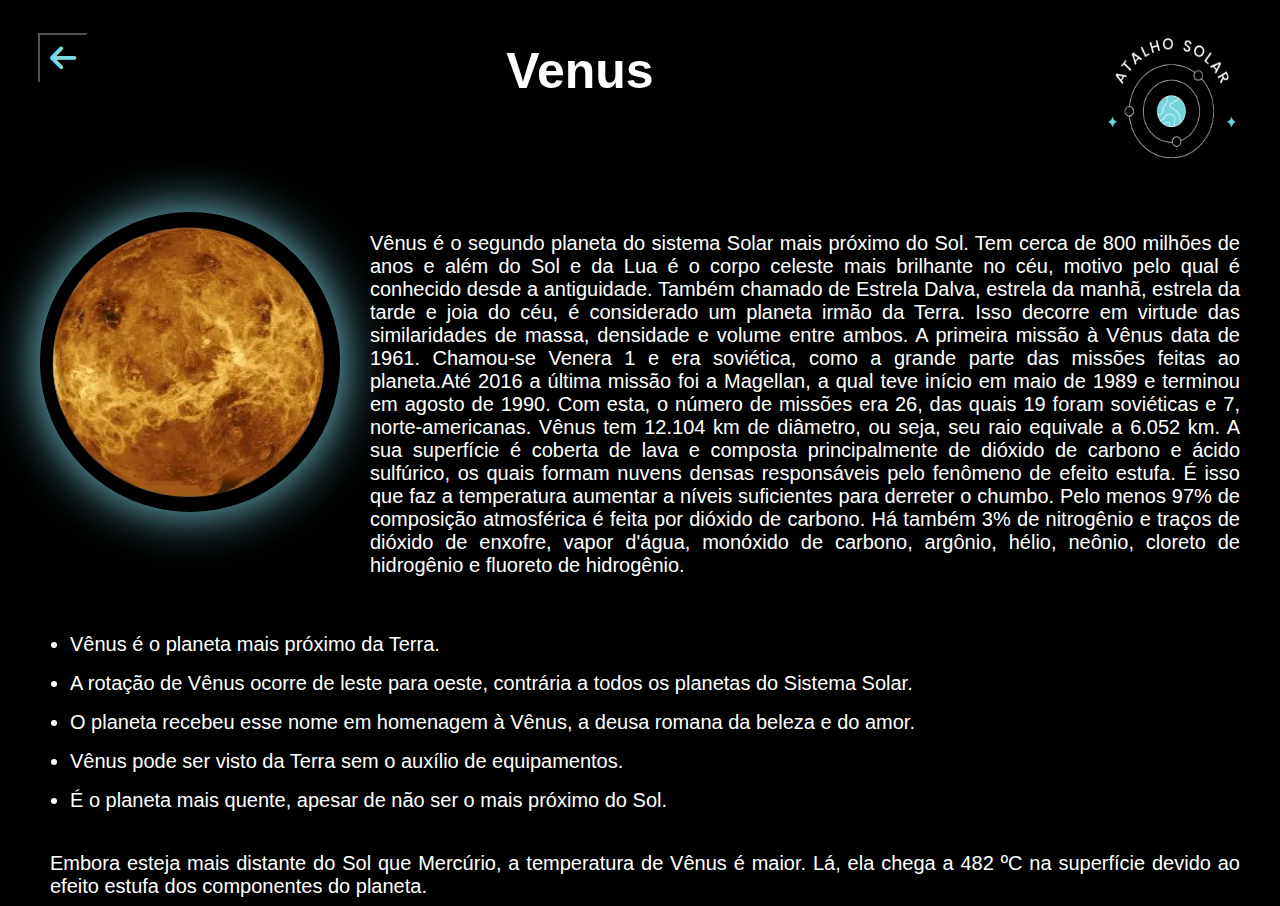
<file: pages/planets/venus.html>
<!DOCTYPE html>
<html lang="pt-br">
<head>
    <meta charset="UTF-8">
    <meta http-equiv="X-UA-Compatible" content="IE=edge">
    <meta name="viewport" content="width=device-width, initial-scale=1.0">
    <link rel="stylesheet" href="https://cdnjs.cloudflare.com/ajax/libs/font-awesome/6.0.0/css/all.min.css">
    <link rel="stylesheet" href="/styles/planets/global_style_planets.css">
    <title>Venus</title>
</head>
<body>
    <header>
        <div class="back-icon-container">
            <button class="button-icon" onclick="window.location.href='../../pages/planets.html'">
                <i id="back-icon" class="fa-solid fa-arrow-left"></i>
            </button>
        </div>
        <div class="title-container">
            <h1>Venus</h1>
        </div>
        <div class="logo-img">
            <img class="logo-planet=page" src="/assets/logos/atalho_solar.png" alt="Logo">
        </div>
    </header>
    <main>
        <div class="img-and-text">
            <div class="planet-img">
                <img src="/assets/images/venus.png" alt="sun-img">
            </div>
            <div class="planet-text">
                <p>Vênus é o segundo planeta do sistema Solar mais próximo do Sol. Tem cerca de 800 milhões de anos e além do Sol e da Lua é o corpo celeste mais brilhante no céu, motivo pelo qual é conhecido desde a antiguidade. Também chamado de Estrela Dalva, estrela da manhã, estrela da tarde e joia do céu, é considerado um planeta irmão da Terra. Isso decorre em virtude das similaridades de massa, densidade e volume entre ambos. A primeira missão à Vênus data de 1961. Chamou-se Venera 1 e era soviética, como a grande parte das missões feitas ao planeta.Até 2016 a última missão foi a Magellan, a qual teve início em maio de 1989 e terminou em agosto de 1990. Com esta, o número de missões era 26, das quais 19 foram soviéticas e 7, norte-americanas. Vênus tem 12.104 km de diâmetro, ou seja, seu raio equivale a 6.052 km. A sua superfície é coberta de lava e composta principalmente de dióxido de carbono e ácido sulfúrico, os quais formam nuvens densas responsáveis pelo fenômeno de efeito estufa. É isso que faz a temperatura aumentar a níveis suficientes para derreter o chumbo. Pelo menos 97% de composição atmosférica é feita por dióxido de carbono. Há também 3% de nitrogênio e traços de dióxido de enxofre, vapor d'água, monóxido de carbono, argônio, hélio, neônio, cloreto de hidrogênio e fluoreto de hidrogênio.
                </p>
            </div>
        </div>
        <div class="topics">
            <div class="ul-list-topics">
                <ul>
                    <li>Vênus é o planeta mais próximo da Terra.
                    </li>
                    <li>A rotação de Vênus ocorre de leste para oeste, contrária a todos os planetas do Sistema Solar.
                    </li>
                    <li>O planeta recebeu esse nome em homenagem à Vênus, a deusa romana da beleza e do amor.
                    </li>
                    <li>Vênus pode ser visto da Terra sem o auxílio de equipamentos.
                    </li>
                    <li>É o planeta mais quente, apesar de não ser o mais próximo do Sol.</li>
                </ul>
            </div>
            <div class="last-paragraph">
                <p>Embora esteja mais distante do Sol que Mercúrio, a temperatura de Vênus é maior. Lá, ela chega a 482 ºC na superfície devido ao efeito estufa dos componentes do planeta.</p>
            </div>
        </div>
    </main>
</body>
</html>
</file>
<file: styles.css>
:root {
    --azul: #7DD8E4;
}

body {
    background-color: black;
}

.logo {
    max-width: 100%;
    height: 30%;
    justify-content: center;
    align-items: center;
}
.logo-img {
    display: block;
    margin-left: auto;
    margin-right: auto;
    width: 40%;
}

@keyframes zoom-in-zoom-out {
    0% {
        transform: scale(1, 1);
    }
    50% {
        transform: scale(1.2, 1.2);
    }
    100% {
        transform: scale(1, 1);
    }
}

.button {
    width: 100%;
    padding-top: 100px;
}
#index-button {
    display: block;
    margin-left: auto;
    margin-right: auto;
    width: 30%;
    height: 60px;
    font-size: 30px;
    background-color: var(--azul);
    border-radius: 15px;
    transition: transform ease-in-out .2s;
    animation: zoom-in-zoom-out 2s ease-in-out infinite;
}
#index-button:hover {
    border: 2px solid white;
    color: black;
    transform: scale(1.1);
}
</file>
<file: styles/planets.css>
:root {
    --azul: #7DD8E4;
    --font: 'Segoe UI', Tahoma, Geneva, Verdana, sans-serif
}

body {
    background-color: black !important;
}

.back-icon-container {
    display: flex;
    justify-content: flex-start;
    align-items: center;
    margin-top: 10px;
    margin-left: 20px;
    width: 50px;
    height: 50px;
}
.button-icon {
    width: 50px;
    height: 50px;
    background-color: black;
}
.back-icon-container i {
    transition: transform ease-in-out .2s;
    font-size: 30px;
    color: var(--azul);
}

.back-icon-container i:hover {
    transform: scale(1.3);
    font-size: 30px;
    color: var(--azul);
}


.logo {
    padding-top: 5%;
    max-width: 100%;
    height: 30%;
    justify-content: center;
    align-items: center;
}
.logo-img {
    display: block;
    margin-left: auto;
    margin-right: auto;
    width: 200px;
    height: 200px;
    object-fit: cover;
}
.teste {
    display: flex;
    justify-content: center;
    align-items: center;
}
.choose-planet-container {
    display: flex;
    justify-content: center;
    align-items: center;
    width: fit-content;
}
.choose-planet {
    display: flex;
    justify-content: center;
    align-items: center;
    border-radius: 20px;
    background-color: var(--azul);
    width: 100%;
    animation: zoom-in-zoom-out 3s ease-in-out infinite;
}

@keyframes zoom-in-zoom-out {
    0% {
        transform: scale(1);
    }
    50% {
        transform: scale(1.1);
    }
    100% {
        transform: scale(1);
    }
}

.choose-planet h2 {
    font-family: var(--font);
    font-size: 30px;
    color: white;
    margin-top: 10px;
}

.planets {
    justify-content: space-around;
    width: 100%;
    display: flex;
    margin-top: 100px;
}

.three-first {
    display: flex;
    justify-content: center;
    flex-direction: row;
    align-items: center;

}
.three-second {
    display: flex;
    justify-content: center;
    flex-direction: row;
    align-items: center;

}
.three-last {
    display: flex;
    justify-content: center;
    flex-direction: row;
    align-items: center;

}
.container-button-planet {
    background-color: black;
}
.container-button-planet img {
    display: block;
    max-width: 90%;
    height: auto;
    object-fit: cover;

}
.container-button-planet img:hover {
    animation: rotate-planet 2s linear infinite;

}

@keyframes rotate-planet {
    0% {
        transform: scale(1.0) rotate3d(0, 0, 1, 0deg);
    }
    50% {
        transform: scale(1.2) rotate3d(0, 0, 1, 180deg);
    }
    100% {
        transform: scale(1.0) rotate3d(0, 0, 1, 360deg);
    }
}

.uranusNamePlanet {
    padding-bottom: 25px;
}

h3 {
    font-size: 30px;
    color: white;
    font-family: var(--font);
}

@media screen and (max-width: 1300px) {
    .planets {
        flex-direction: row;
        flex-wrap: wrap;
    }
}
    

@media screen and (max-width: 1050px) {
    .planets {
        display: flex;
        flex-direction: column;
        align-items: center;
    }
}

@media screen and (max-width: 650px) {
    .teste {
        display: flex;
        justify-content: center;
        align-items: center;
        text-align: center;
        max-width: 100%;
        height: auto;
    }
    .choose-planet {
        display: flex;
        text-align: center;
        max-width: 100%;
        height: auto;
    }
    .choose-planet h2 {
        font-size: 18px;
    }
    .choose-planet-container {
        display: flex;
        text-align: center;
        max-width: 100%;
        height: auto;
    }
}

@media screen and (max-width: 370px) {
    .three-first {
        display: flex;
        flex-direction: column;
        align-items: center;
    }
    .three-second {
        display: flex;
        flex-direction: column;
        align-items: center;
    }
    .three-last {
        display: flex;
        flex-direction: column;
        align-items: center;
    }
    .container-button-planet img {
        display: block;
        max-width: 90%;
        height: auto;
        object-fit: cover;
        padding-left: 30px;
    }
    .choose-planet h2 {
        font-size: 10px;
    }
}
</file>
<file: styles/planets/global_style_planets.css>
:root {
    --azul: #7DD8E4;
    --font: 'Segoe UI', Tahoma, Geneva, Verdana, sans-serif
}

body {
    background-color: black;
}

header{
    display: flex;
    justify-content: space-between;
}

.back-icon-container {
    display: flex;
    justify-content: flex-start;
    align-items: center;
    margin-top: 25px;
    margin-left: 30px;
    width: 50px;
    height: 50px;
}
.button-icon {
    width: 50px;
    height: 50px;
    background-color: black;
}
.back-icon-container i {
    transition: transform ease-in-out .2s;
    font-size: 30px;
    color: var(--azul);
}

.back-icon-container i:hover {
    transform: scale(1.3);
    font-size: 30px;
    color: var(--azul);
}


.title-container h1 {
    height: fit-content;
    width: fit-content;
    font-family: var(--font);
    z-index: -1;    
    font-size: 50px;
    color: white;
}

.logo-img img {
    width: 200px;
    height: 200px;
}
.img-and-text {
    display: flex;
    margin: 0px 32px;
}
.planet-img img {
    box-shadow: inset 0 0 20px rgba(0, 0, 0, 1), 0 0 50px var(--azul);
    width: 300px;
    height: 300px;
    border-radius: 100%;
    animation: rotate-planet 7.5s linear infinite;
}

@keyframes rotate-planet {
    0% {
        transform: rotate3d(0, 0, 1, 0deg);
    }
    50% {
        transform: rotate3d(0, 0, 1, 180deg);
    }
    100% {
        transform: rotate3d(0, 0, 1, 360deg);
    }
}



.planet-text p {
    text-align: justify;
    padding-left: 30px;
    font-size: 20px;
    color: white;
    font-family: var(--font);
}

.ul-list-topics{
    margin: 0px 32px;
}

.ul-list-topics ul {
    padding-left: 30px;
    font-size: 20px;
    color: white;
}

.ul-list-topics ul li {
    list-style-type: disc;
    padding-top: 16px;
    font-family: var(--font);
}

.last-paragraph p {
    text-align: justify;
    margin: 0px 32px;
    padding-left: 10px;
    padding-top: 20px;
    font-size: 20px;
    color: white;
    font-family: var(--font);
}

@media screen and (max-width: 800px) {
    .img-and-text {
        flex-direction: column;
    }
    .planet-img {
        display: flex;
        justify-content: center;
    }
}
@media screen and (max-width: 600px) {
    .title-container h1 {
        padding-top: 10px;
        font-size: 30px;
    }
    .logo-img img {
        width: 100px;
        height: 100px;
    }
    .planet-img img {
        width: 200px;
        height: 200px;
    }
    .planet-text p {
        font-size: 16px;
    }
    .ul-list-topics ul {
        font-size: 16px;
    }
    .ul-list-topics ul li {
        padding-top: 8px;
    }
    .last-paragraph p {
        font-size: 16px;
    }
}

h2 {
    padding-top: 10px;
    padding-left: 40px;
    font-family: var(--font);
}
</file>
